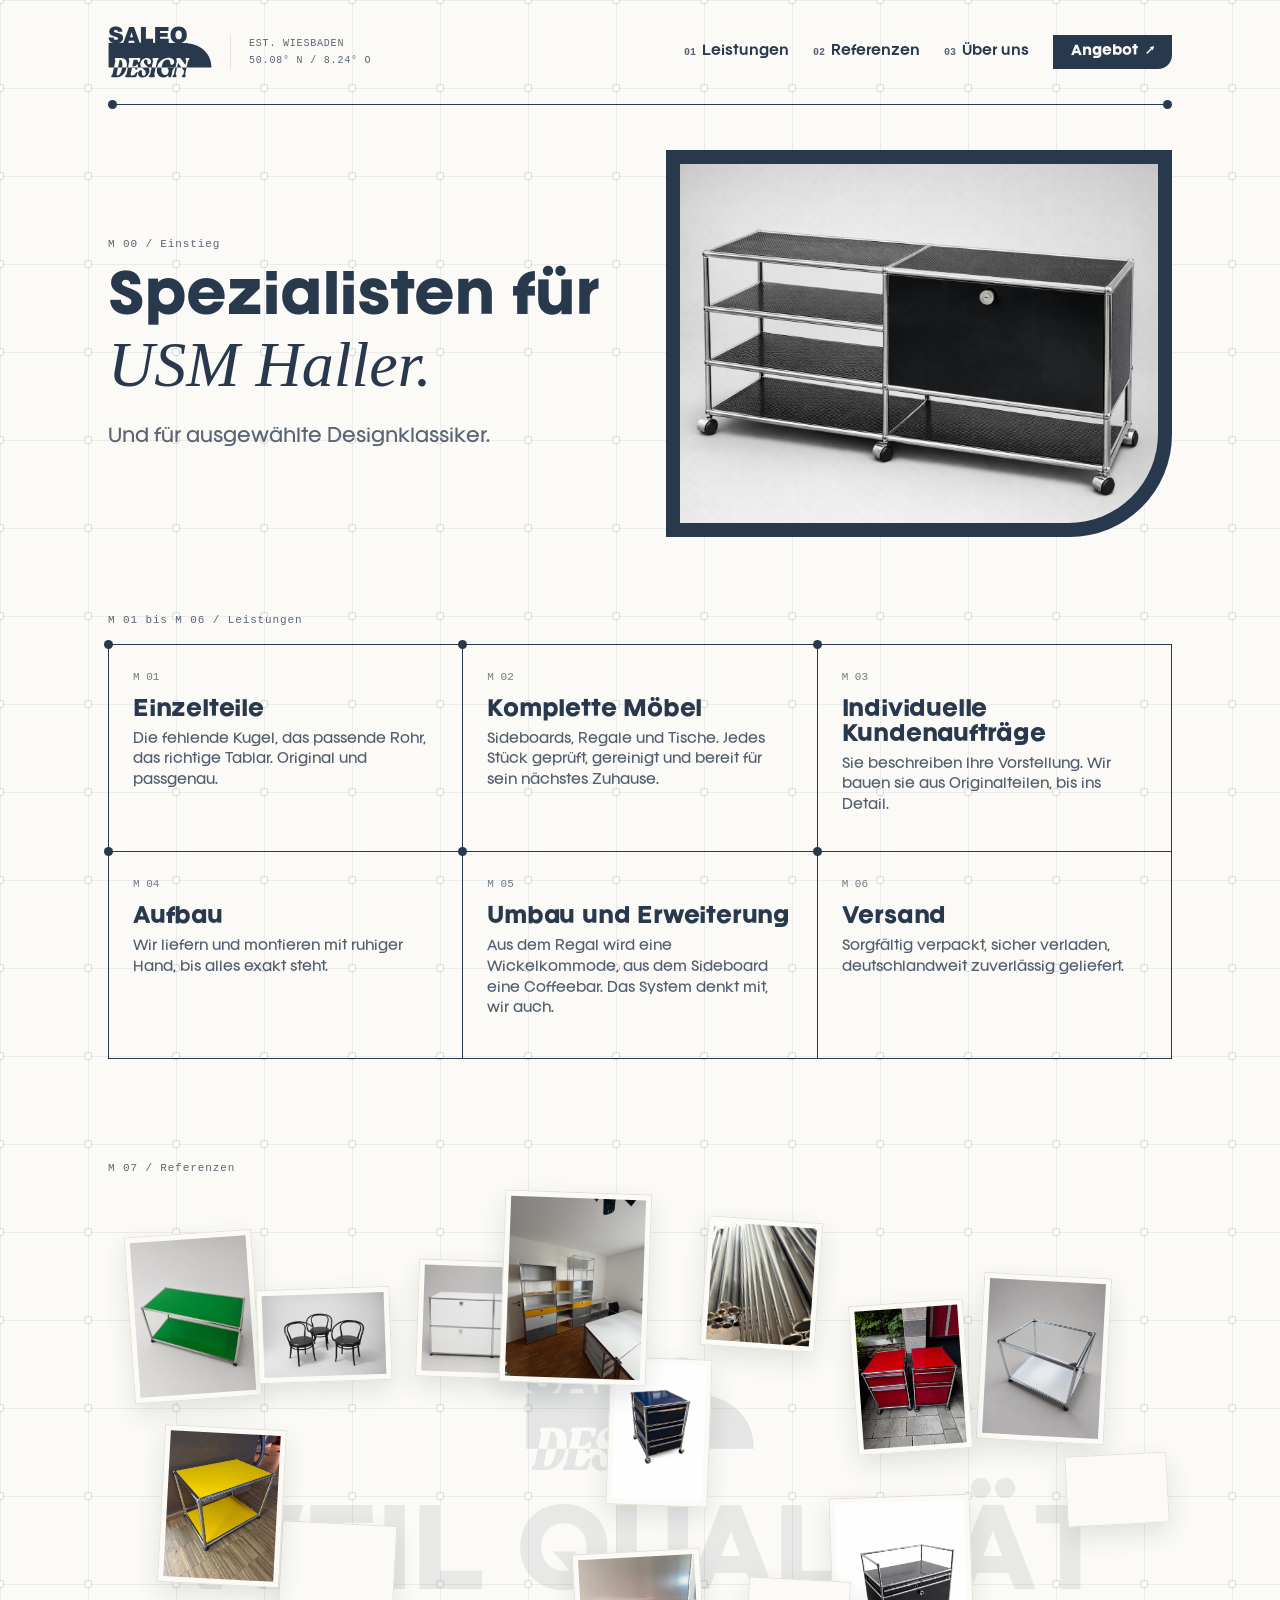
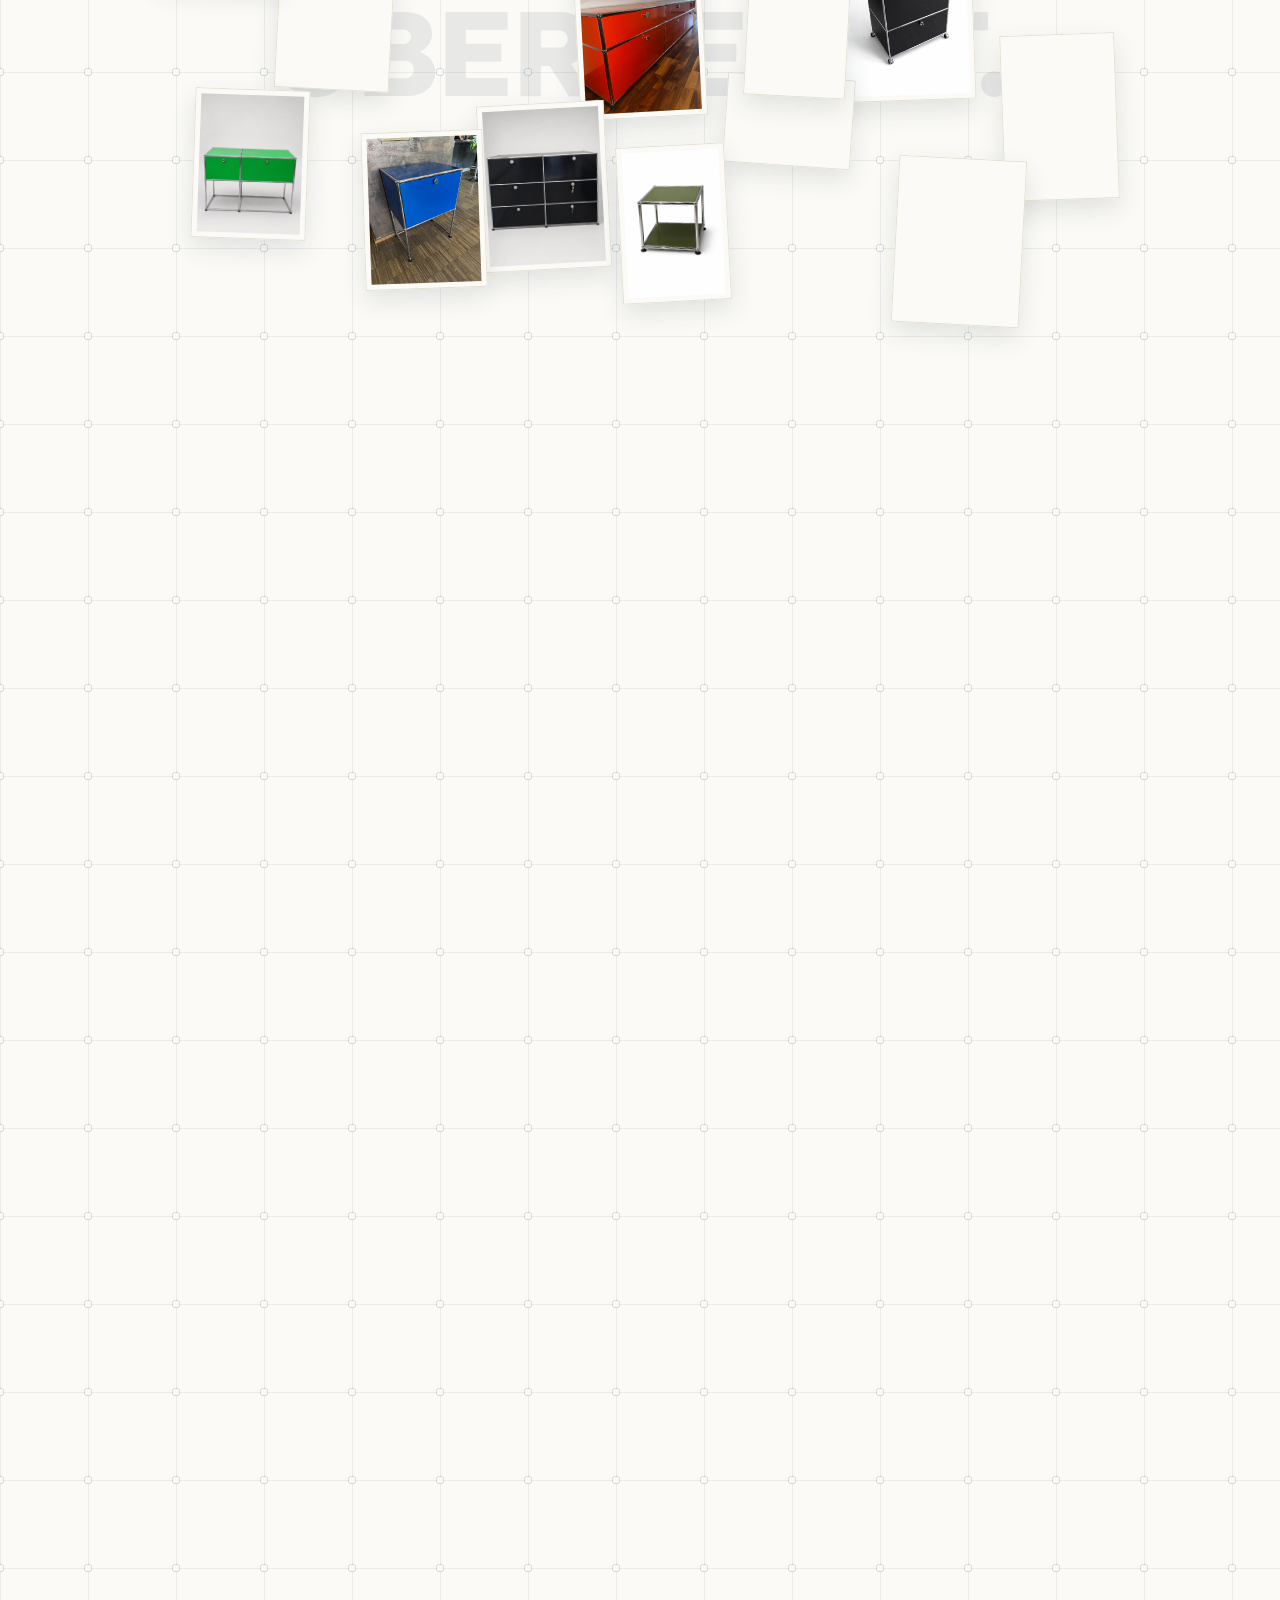
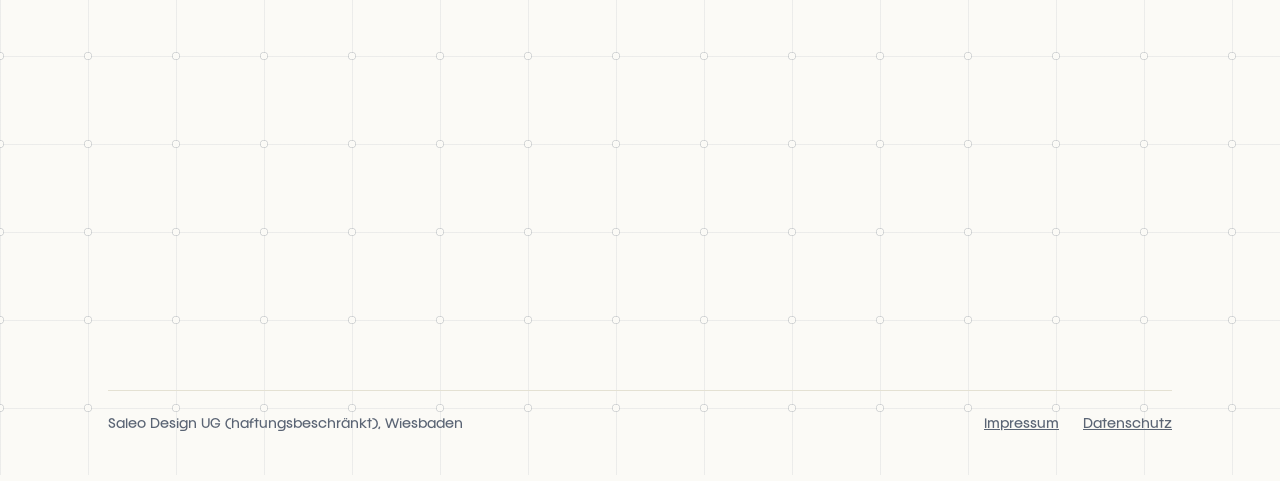
<file: index.html>
<!DOCTYPE html>
<html lang="de">
<head>
<meta charset="utf-8">
<meta name="viewport" content="width=device-width, initial-scale=1">
<title>Saleo Design | Spezialisten für USM Haller</title>
<meta name="description" content="Spezialisten für USM Haller und ausgewählte Designklassiker. Einzelteile, komplette Möbel, individuelle Kundenaufträge, Aufbau, Umbau und Versand aus Wiesbaden.">
<link rel="icon" type="image/svg+xml" href="favicon.svg">
<link rel="icon" type="image/png" href="favicon.png">
<link rel="canonical" href="https://saleo-design.de/">
<meta property="og:type" content="website">
<meta property="og:title" content="Saleo Design | Spezialisten für USM Haller">
<meta property="og:description" content="Spezialisten für USM Haller und ausgewählte Designklassiker. Einzelteile, komplette Möbel, individuelle Kundenaufträge, Aufbau, Umbau und Versand aus Wiesbaden.">
<meta property="og:url" content="https://saleo-design.de/">
<meta property="og:image" content="https://saleo-design.de/assets/images/foto-hero-sideboard-regal.jpg">
<meta property="og:locale" content="de_DE">
<link rel="stylesheet" href="assets/css/style.css">
<script type="application/ld+json">
{
  "@context": "https://schema.org",
  "@type": "FurnitureStore",
  "name": "Saleo Design",
  "legalName": "Saleo Design UG (haftungsbeschränkt)",
  "url": "https://saleo-design.de",
  "logo": "https://saleo-design.de/assets/images/logo.svg",
  "image": "https://saleo-design.de/assets/images/foto-hero-sideboard-regal.jpg",
  "description": "Spezialisten für USM Haller in Wiesbaden: Einzelteile, komplette Möbel, individuelle Konfigurationen aus Originalteilen, Aufbau, Umbau und Versand.",
  "email": "info@saleo-group.de",
  "telephone": "+4915569228599",
  "address": {
    "@type": "PostalAddress",
    "streetAddress": "Hohenstaufenstraße 3",
    "postalCode": "65189",
    "addressLocality": "Wiesbaden",
    "addressCountry": "DE"
  },
  "areaServed": "DE",
  "sameAs": ["https://www.kleinanzeigen.de/pro/saleo-group"]
}
</script>
<script>function loadScript(a){var b=document.getElementsByTagName("head")[0],c=document.createElement("script");c.type="text/javascript",c.src="https://tracker.metricool.com/resources/be.js",c.onreadystatechange=a,c.onload=a,b.appendChild(c)}loadScript(function(){beTracker.t({hash:"eccee738a480260bebb2e86650b6b13e"})});</script>
</head>
<body>
<div class="page">
  <div class="raster" aria-hidden="true"></div>
  <div class="wrap">
    <header class="site">
      <span class="dot" style="bottom:-5px;left:0"></span>
      <span class="dot" style="bottom:-5px;right:0"></span>
      <div class="brand">
        <img src="assets/images/logo.svg" alt="Saleo Design" width="754" height="378" decoding="async">
        <span class="mono ort">EST. WIESBADEN<br>50.08° N / 8.24° O</span>
      </div>
      <nav class="haupt">
        <a href="#leistungen"><span class="nr">01</span>Leistungen</a>
        <a href="#referenzen"><span class="nr">02</span>Referenzen</a>
        <a href="#ueber-uns"><span class="nr">03</span>Über uns</a>
        <a class="cta" href="#angebot">Angebot<span style="font-weight:400">↗</span></a>
      </nav>
    </header>
    <section class="hero">
      <div>
        <p class="mono kicker reveal">M 00 / Einstieg</p>
        <h1 class="reveal">Spezialisten für<br><em>USM Haller.</em></h1>
        <p class="unter reveal">Und für ausgewählte Designklassiker.</p>
      </div>
      <div class="hero-bild dark-bg reveal">
        <img src="assets/images/foto-hero-sideboard-regal.jpg" alt="USM Haller Sideboard in Schwarz" width="1536" height="1024" fetchpriority="high">
      </div>
    </section>
    <section id="leistungen" class="sektion">
      <p class="mono kicker reveal">M 01 bis M 06 / Leistungen</p>
      <div class="module">
        <div class="modul reveal">
          <span class="dot"></span>
          <span class="nr">M 01</span>
          <h3>Einzelteile</h3>
          <p>Die fehlende Kugel, das passende Rohr, das richtige Tablar. Original und passgenau.</p>
        </div>
        <div class="modul reveal">
          <span class="dot"></span>
          <span class="nr">M 02</span>
          <h3>Komplette Möbel</h3>
          <p>Sideboards, Regale und Tische. Jedes Stück geprüft, gereinigt und bereit für sein nächstes Zuhause.</p>
        </div>
        <div class="modul reveal">
          <span class="dot"></span>
          <span class="nr">M 03</span>
          <h3>Individuelle Kundenaufträge</h3>
          <p>Sie beschreiben Ihre Vorstellung. Wir bauen sie aus Originalteilen, bis ins Detail.</p>
        </div>
        <div class="modul reveal">
          <span class="dot"></span>
          <span class="nr">M 04</span>
          <h3>Aufbau</h3>
          <p>Wir liefern und montieren mit ruhiger Hand, bis alles exakt steht.</p>
        </div>
        <div class="modul reveal">
          <span class="dot"></span>
          <span class="nr">M 05</span>
          <h3>Umbau und Erweiterung</h3>
          <p>Aus dem Regal wird eine Wickelkommode, aus dem Sideboard eine Coffeebar. Das System denkt mit, wir auch.</p>
        </div>
        <div class="modul reveal">
          <span class="dot"></span>
          <span class="nr">M 06</span>
          <h3>Versand</h3>
          <p>Sorgfältig verpackt, sicher verladen, deutschlandweit zuverlässig geliefert.</p>
        </div>
      </div>
    </section>
    <section id="referenzen" class="sektion">
      <p class="mono kicker reveal">M 07 / Referenzen</p>
      <div class="feld">
        <div class="feld-hinter" aria-hidden="true">
          <img src="assets/images/logo.svg" alt="" width="754" height="378" loading="lazy" decoding="async">
          <span>Weil Qualität<br>überzeugt.</span>
        </div>
        <div class="karte" style="left:2%;top:6%;width:clamp(72px,10vw,140px)"><img src="assets/images/foto-tisch-gruen.jpg" alt="USM Haller Tisch in Grün" width="1086" height="1448" decoding="async" loading="lazy" style="transform:rotate(-4deg);animation:bob 5.2s ease-in-out infinite alternate"></div>
        <div class="karte" style="left:16%;top:48%;width:clamp(64px,9vw,124px)"><img src="assets/images/foto-rollcontainer-schwarz.jpg" alt="Rollcontainer Schwarz" width="1024" height="1536" decoding="async" loading="lazy" style="transform:rotate(3deg);animation:bob 6.1s ease-in-out .4s infinite alternate"></div>
        <div class="karte" style="left:29%;top:10%;width:clamp(84px,12vw,168px)"><img src="assets/images/foto-sideboard-weiss.jpg" alt="Sideboard Weiß" width="1448" height="1086" decoding="async" loading="lazy" style="transform:rotate(2deg);animation:bob 5.6s ease-in-out .9s infinite alternate"></div>
        <div class="karte" style="left:44%;top:52%;width:clamp(72px,10vw,140px)"><img src="assets/images/foto-sideboard-orange.jpg" alt="Sideboard Orange" width="1500" height="2000" decoding="async" loading="lazy" style="transform:rotate(-3deg);animation:bob 6.6s ease-in-out .2s infinite alternate"></div>
        <div class="karte" style="left:56%;top:4%;width:clamp(64px,9vw,124px)"><img src="assets/images/foto-rohre.jpg" alt="Chromrohre" width="864" height="992" decoding="async" loading="lazy" style="transform:rotate(4deg);animation:bob 5s ease-in-out 1.3s infinite alternate"></div>
        <div class="karte" style="left:68%;top:44%;width:clamp(76px,11vw,150px)"><img src="assets/images/foto-barwagen.jpg" alt="Barwagen Schwarz" width="1024" height="1536" decoding="async" loading="lazy" style="transform:rotate(-2deg);animation:bob 6.3s ease-in-out .7s infinite alternate"></div>
        <div class="karte" style="left:82%;top:12%;width:clamp(68px,10vw,132px)"><img src="assets/images/foto-glas-cube.jpg" alt="Beistelltisch mit Glasplatte" width="1085" height="1450" decoding="async" loading="lazy" style="transform:rotate(3deg);animation:bob 5.8s ease-in-out .5s infinite alternate"></div>
        <div class="karte" style="left:8%;top:72%;width:clamp(64px,9vw,120px)"><img src="assets/images/foto-konsole-gruen.jpg" alt="Konsole Grün" width="1086" height="1448" decoding="async" loading="lazy" style="transform:rotate(2deg);animation:bob 6.8s ease-in-out infinite alternate"></div>
        <div class="karte" style="left:35%;top:74%;width:clamp(68px,10vw,132px)"><img src="assets/images/foto-highboard-schwarz.jpg" alt="Highboard Schwarz" width="1086" height="1448" decoding="async" loading="lazy" style="transform:rotate(-3deg);animation:bob 5.4s ease-in-out 1s infinite alternate"></div>
        <div class="karte" style="left:58%;top:70%;width:clamp(72px,10vw,140px)"><img src="assets/images/foto-sofa.jpg" alt="USM Tablett auf Sofa" width="1600" height="1069" decoding="async" loading="lazy" style="transform:rotate(4deg);animation:bob 6s ease-in-out .3s infinite alternate"></div>
        <div class="karte" style="left:84%;top:64%;width:clamp(64px,9vw,124px)"><img src="assets/images/foto-kaffee.jpg" alt="Kaffee-Ecke mit USM" width="1069" height="1600" decoding="async" loading="lazy" style="transform:rotate(-2deg);animation:bob 5.7s ease-in-out .8s infinite alternate"></div>
        <div class="karte" style="left:47%;top:24%;width:clamp(60px,8vw,112px)"><img src="assets/images/foto-rollcontainer-blau.jpg" alt="Rollcontainer Blau" width="1024" height="1536" decoding="async" loading="lazy" style="transform:rotate(2deg);animation:bob 6.4s ease-in-out 1.1s infinite alternate"></div>
        <div class="karte" style="left:5%;top:34%;width:clamp(66px,9.5vw,128px)"><img src="assets/images/foto-tisch-gelb.jpg" alt="Beistelltisch Gelb" width="1500" height="2000" decoding="async" loading="lazy" style="transform:rotate(3deg);animation:bob 5.9s ease-in-out .6s infinite alternate"></div>
        <div class="karte" style="left:24%;top:78%;width:clamp(66px,9.5vw,128px)"><img src="assets/images/foto-highboard-blau.jpg" alt="Highboard Blau" width="1500" height="2000" decoding="async" loading="lazy" style="transform:rotate(-2deg);animation:bob 6.7s ease-in-out .2s infinite alternate"></div>
        <div class="karte" style="left:70%;top:16%;width:clamp(64px,9vw,120px)"><img src="assets/images/foto-rollcontainer-rot.jpg" alt="Rollcontainer Rot" width="1500" height="2000" decoding="async" loading="lazy" style="transform:rotate(-4deg);animation:bob 5.3s ease-in-out .9s infinite alternate"></div>
        <div class="karte" style="left:14%;top:14%;width:clamp(74px,10.5vw,146px)"><img src="assets/images/foto-stuehle.jpg" alt="Drei Stühle" width="1536" height="1024" decoding="async" loading="lazy" style="transform:rotate(-2deg);animation:bob 6.2s ease-in-out 1.4s infinite alternate"></div>
        <div class="karte" style="left:74%;top:82%;width:clamp(70px,10vw,138px)"><img src="assets/images/foto-transporter.jpg" alt="Versand im Transporter" width="1500" height="2000" decoding="async" loading="lazy" style="transform:rotate(3deg);animation:bob 5.5s ease-in-out .1s infinite alternate"></div>
        <div class="karte" style="left:48%;top:80%;width:clamp(60px,8.5vw,116px)"><img src="assets/images/foto-cube-oliv.jpg" alt="Beistelltisch Oliv" width="1024" height="1536" decoding="async" loading="lazy" style="transform:rotate(-3deg);animation:bob 6.9s ease-in-out .5s infinite alternate"></div>
        <div class="karte" style="left:37%;top:0%;width:clamp(80px,11.5vw,160px)"><img src="assets/images/foto-regalwand.jpg" alt="USM Regalwand Gelb Grau" width="1500" height="2000" decoding="async" loading="lazy" style="transform:rotate(2deg);animation:bob 6.1s ease-in-out .3s infinite alternate"></div>
        <div class="karte" style="left:90%;top:38%;width:clamp(58px,8vw,110px)"><img src="assets/images/foto-detail-gelb-1.jpg" alt="Detail Gelb perforiert" width="819" height="536" decoding="async" loading="lazy" style="transform:rotate(-3deg);animation:bob 5.6s ease-in-out .8s infinite alternate"></div>
        <div class="karte" style="left:60%;top:56%;width:clamp(58px,8vw,110px)"><img src="assets/images/foto-detail-gelb-2.jpg" alt="Regal-Detail Gelb" width="928" height="1090" decoding="async" loading="lazy" style="transform:rotate(3deg);animation:bob 6.5s ease-in-out 1.2s infinite alternate"></div>
      </div>
    </section>
    <section id="ueber-uns" class="sektion ueber">
      <div class="slide-rahmen reveal">
        <span class="dot" style="top:-5px;left:-5px"></span>
        <span class="dot" style="top:-5px;right:-5px"></span>
        <span class="dot" style="bottom:-5px;left:-5px"></span>
        <span class="dot" style="bottom:-5px;right:-5px"></span>
        <div class="slide-innen">
            <img src="assets/images/foto-sideboard-orange.jpg" alt="USM Haller Sideboard Orange" width="1500" height="2000" decoding="async" class="aktiv" loading="lazy">
            <img src="assets/images/foto-rollcontainer-rot.jpg" alt="USM Haller Rollcontainer Rot" width="1500" height="2000" decoding="async" loading="lazy">
            <img src="assets/images/foto-tisch-gelb.jpg" alt="USM Haller Tisch Gelb" width="1500" height="2000" decoding="async" loading="lazy">
            <img src="assets/images/foto-tisch-gruen.jpg" alt="USM Haller Tisch Grün" width="1086" height="1448" decoding="async" loading="lazy">
            <img src="assets/images/foto-highboard-blau.jpg" alt="USM Haller Highboard Blau" width="1500" height="2000" decoding="async" loading="lazy">
            <img src="assets/images/foto-cube-oliv.jpg" alt="USM Haller Beistelltisch Oliv" width="1024" height="1536" decoding="async" loading="lazy">
            <img src="assets/images/foto-glas-cube.jpg" alt="USM Haller Beistelltisch mit Glasplatte" width="1085" height="1450" decoding="async" loading="lazy">
            <img src="assets/images/foto-rollcontainer-blau.jpg" alt="USM Haller Rollcontainer Blau" width="1024" height="1536" decoding="async" loading="lazy">
            <img src="assets/images/foto-barwagen.jpg" alt="USM Haller Barwagen" width="1024" height="1536" decoding="async" loading="lazy">
            <img src="assets/images/foto-konsole-gruen.jpg" alt="USM Haller Konsole Grün" width="1086" height="1448" decoding="async" loading="lazy">
            <img src="assets/images/foto-sideboard-weiss.jpg" alt="USM Haller Sideboard Weiß" width="1448" height="1086" decoding="async" loading="lazy">
            <img src="assets/images/foto-highboard-schwarz.jpg" alt="USM Haller Highboard Schwarz" width="1086" height="1448" decoding="async" loading="lazy">
            <img src="assets/images/foto-regalwand.jpg" alt="USM Haller Regalwand" width="1500" height="2000" decoding="async" loading="lazy">
        </div>
      </div>
      <div>
        <p class="mono kicker reveal">M 08 / Über uns</p>
        <p class="gross reveal">Wir kennen das System in- und auswendig. Jede Kugel, jedes Rohr, jedes Maß.</p>
        <p class="flies reveal">Gutes Design verdient Präzision: Ob ein einzelnes fehlendes Teil oder ein komplettes Möbelstück nach Ihren Vorstellungen, wir setzen es mit Sorgfalt und Kreativität um. Daneben handeln wir mit ausgewählten Designklassikern.</p>
      </div>
    </section>
    <section id="faq" class="sektion faq">
      <p class="mono kicker reveal">M 08.1 / Häufige Fragen</p>
      <ul class="faq-liste">
        <li class="reveal">
          <h3>Kaufen Sie auch gebrauchte USM Haller Möbel an?</h3>
          <p class="flies">Ja. Wir kaufen gut erhaltene USM Haller Möbel und einzelne Teile an. Schreiben Sie uns einfach mit ein paar Fotos.</p>
        </li>
        <li class="reveal">
          <h3>Bekomme ich bei Ihnen einzelne Ersatzteile?</h3>
          <p class="flies">Ja. Kugeln, Rohre, Tablare, Seitenwände, Türen und Schubladen haben wir meist auf Lager, auch in selteneren Farben. Fragen Sie gern nach, wenn Sie etwas Bestimmtes suchen.</p>
        </li>
        <li class="reveal">
          <h3>Bauen Sie mein bestehendes USM Möbel um?</h3>
          <p class="flies">Ja. Wir erweitern, verkleinern oder bauen um, zum Beispiel aus einem Regal ein Sideboard. Bei Ihnen vor Ort in Wiesbaden und Umgebung oder bei uns.</p>
        </li>
        <li class="reveal">
          <h3>Liefern Sie auch außerhalb von Wiesbaden?</h3>
          <p class="flies">Ja, deutschlandweit. Kleine Teile verschicken wir per Paket, ganze Möbel liefern wir selbst oder mit einer Spedition.</p>
        </li>
      </ul>
    </section>
    <section id="angebot" class="angebot dark-bg reveal">
      <div style="max-width:520px">
        <p class="mono kicker" style="opacity:.7;color:#FBFAF6">M 09 / Angebot</p>
        <p class="titel">Unsere aktuellen Stücke finden Sie auf Kleinanzeigen.</p>
        <p class="kontakt">Oder direkt: <a href="mailto:info@saleo-group.de">info@saleo-group.de</a> · <a href="tel:+4915569228599">+49 155 69228599</a></p>
      </div>
      <a class="btn-hell light-bg" href="https://www.kleinanzeigen.de/pro/saleo-group" target="_blank" rel="noopener noreferrer">Unser Angebot auf Kleinanzeigen<span style="font-weight:400">↗</span></a>
    </section>
    <footer class="site">
      <span>Saleo Design UG (haftungsbeschränkt), Wiesbaden</span>
      <span style="display:flex;gap:24px"><a href="impressum.html">Impressum</a><a href="datenschutz.html">Datenschutz</a></span>
    </footer>
  </div>
</div>
<script src="assets/js/main.js"></script>
</body>
</html>
</file>
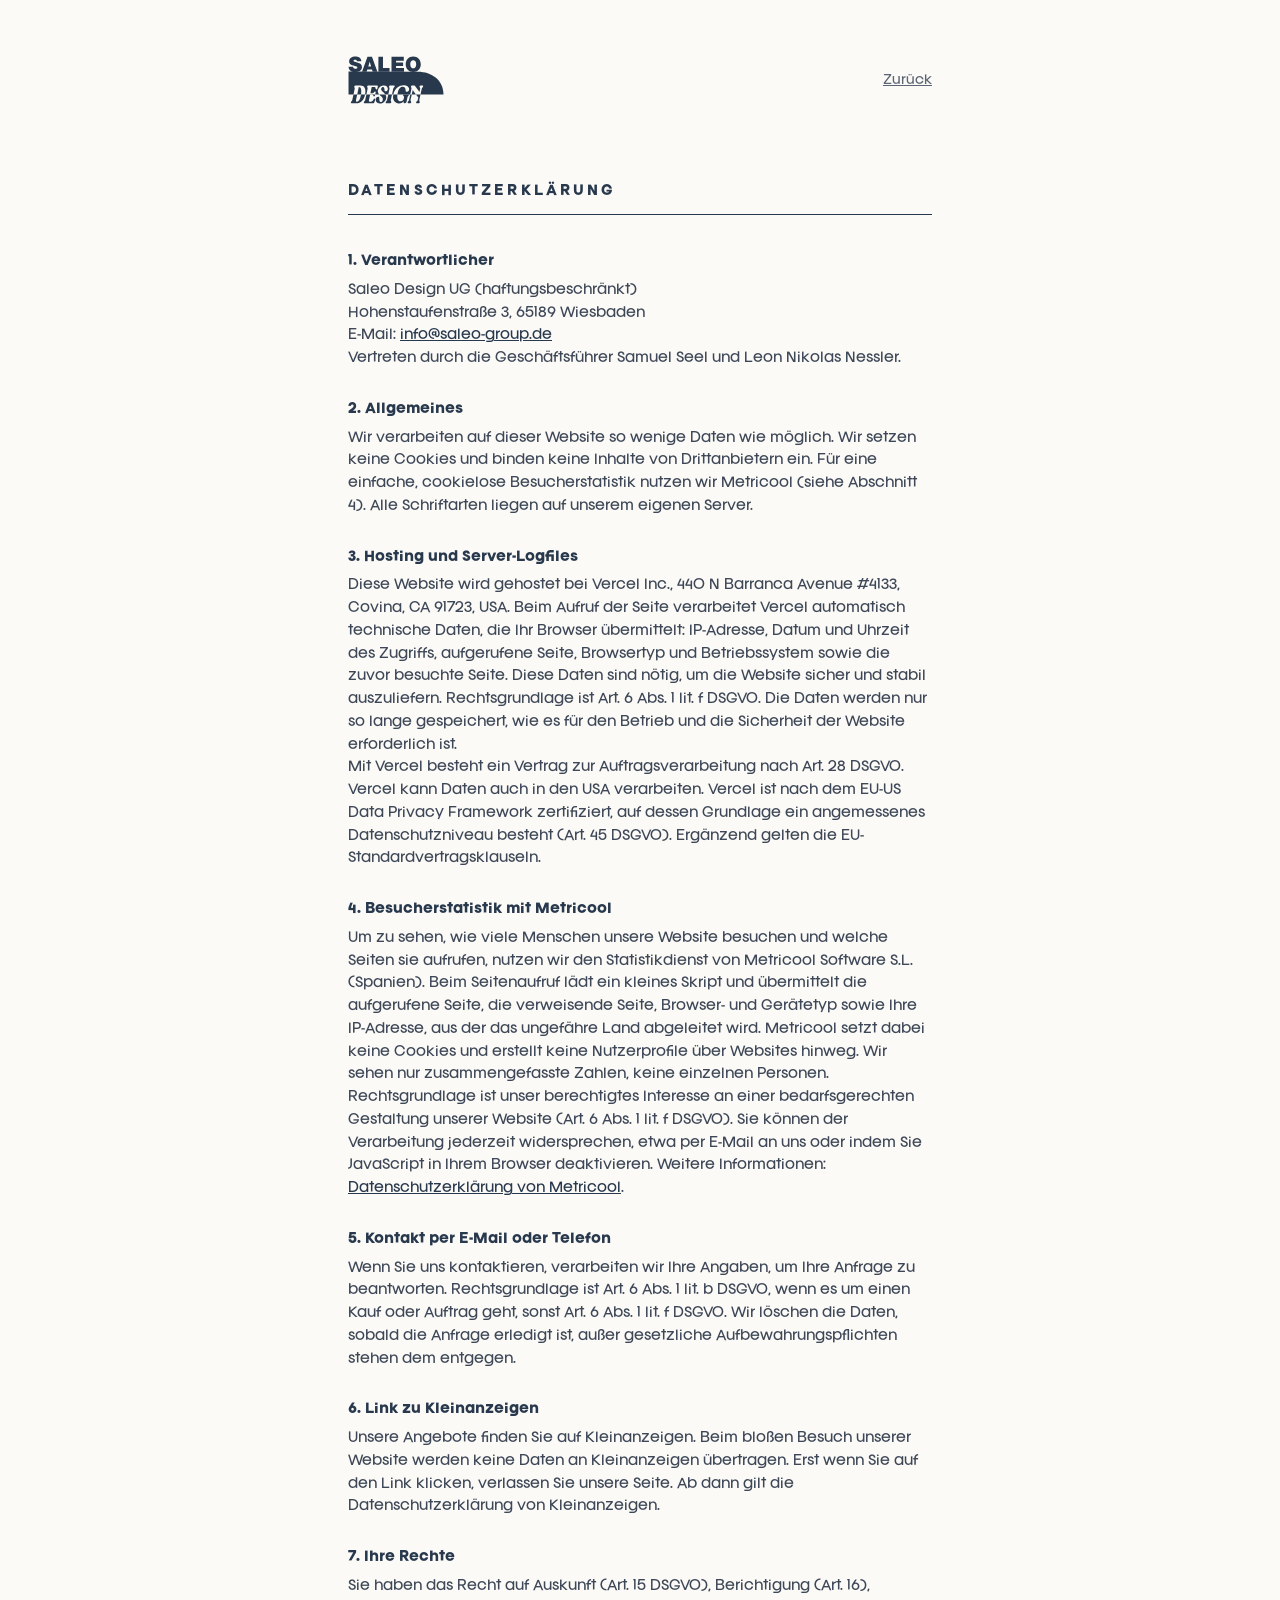
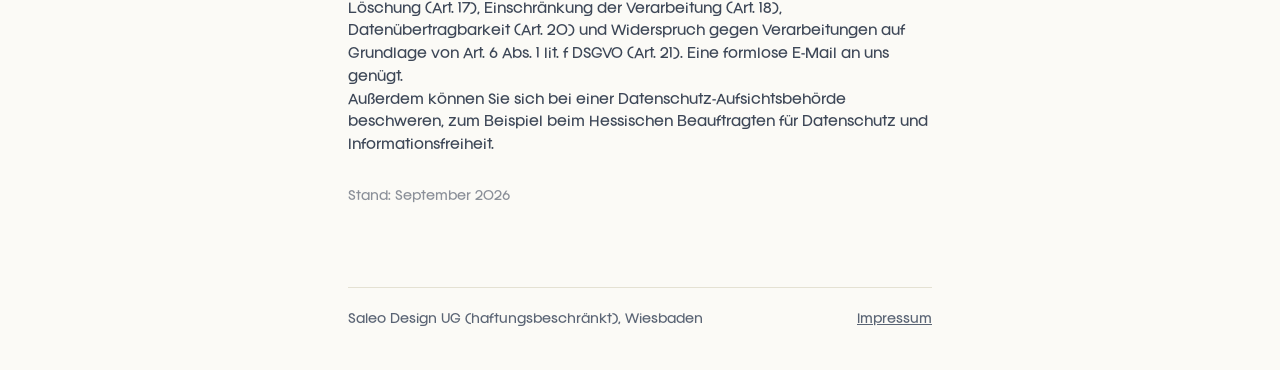
<file: datenschutz.html>
<!DOCTYPE html>
<html lang="de">
<head>
<meta charset="utf-8">
<meta name="viewport" content="width=device-width, initial-scale=1">
<title>Datenschutzerklärung | Saleo Design</title>
<meta name="description" content="Datenschutzerklärung der Saleo Design UG (haftungsbeschränkt): keine Cookies, kein Tracking, minimale Datenverarbeitung.">
<link rel="icon" type="image/svg+xml" href="favicon.svg">
<link rel="icon" type="image/png" href="favicon.png">
<link rel="canonical" href="https://saleo-design.de/datenschutz.html">
<meta property="og:type" content="website">
<meta property="og:title" content="Datenschutzerklärung | Saleo Design">
<meta property="og:description" content="Datenschutzerklärung der Saleo Design UG (haftungsbeschränkt): keine Cookies, kein Tracking, minimale Datenverarbeitung.">
<meta property="og:url" content="https://saleo-design.de/datenschutz.html">
<meta property="og:image" content="https://saleo-design.de/assets/images/foto-hero-sideboard-regal.jpg">
<meta property="og:locale" content="de_DE">
<link rel="stylesheet" href="assets/css/style.css">
<script>function loadScript(a){var b=document.getElementsByTagName("head")[0],c=document.createElement("script");c.type="text/javascript",c.src="https://tracker.metricool.com/resources/be.js",c.onreadystatechange=a,c.onload=a,b.appendChild(c)}loadScript(function(){beTracker.t({hash:"eccee738a480260bebb2e86650b6b13e"})});</script>
</head>
<body>
<div class="recht">
  <header>
    <a href="index.html"><img src="assets/images/logo.svg" alt="Saleo Design"></a>
    <a class="zurueck" href="index.html">Zurück</a>
  </header>
  <h1>Datenschutzerklärung</h1>
  <div class="inhalt">
    <div><h2>1. Verantwortlicher</h2><p>Saleo Design UG (haftungsbeschränkt)<br>Hohenstaufenstraße 3, 65189 Wiesbaden<br>E-Mail: <a href="mailto:info@saleo-group.de">info@saleo-group.de</a><br>Vertreten durch die Geschäftsführer Samuel Seel und Leon Nikolas Nessler.</p></div>
    <div><h2>2. Allgemeines</h2><p>Wir verarbeiten auf dieser Website so wenige Daten wie möglich. Wir setzen keine Cookies und binden keine Inhalte von Drittanbietern ein. Für eine einfache, cookielose Besucherstatistik nutzen wir Metricool (siehe Abschnitt 4). Alle Schriftarten liegen auf unserem eigenen Server.</p></div>
    <div><h2>3. Hosting und Server-Logfiles</h2><p>Diese Website wird gehostet bei Vercel Inc., 440 N Barranca Avenue #4133, Covina, CA 91723, USA. Beim Aufruf der Seite verarbeitet Vercel automatisch technische Daten, die Ihr Browser übermittelt: IP-Adresse, Datum und Uhrzeit des Zugriffs, aufgerufene Seite, Browsertyp und Betriebssystem sowie die zuvor besuchte Seite. Diese Daten sind nötig, um die Website sicher und stabil auszuliefern. Rechtsgrundlage ist Art. 6 Abs. 1 lit. f DSGVO. Die Daten werden nur so lange gespeichert, wie es für den Betrieb und die Sicherheit der Website erforderlich ist.<br>Mit Vercel besteht ein Vertrag zur Auftragsverarbeitung nach Art. 28 DSGVO. Vercel kann Daten auch in den USA verarbeiten. Vercel ist nach dem EU-US Data Privacy Framework zertifiziert, auf dessen Grundlage ein angemessenes Datenschutzniveau besteht (Art. 45 DSGVO). Ergänzend gelten die EU-Standardvertragsklauseln.</p></div>
    <div><h2>4. Besucherstatistik mit Metricool</h2><p>Um zu sehen, wie viele Menschen unsere Website besuchen und welche Seiten sie aufrufen, nutzen wir den Statistikdienst von Metricool Software S.L. (Spanien). Beim Seitenaufruf lädt ein kleines Skript und übermittelt die aufgerufene Seite, die verweisende Seite, Browser- und Gerätetyp sowie Ihre IP-Adresse, aus der das ungefähre Land abgeleitet wird. Metricool setzt dabei keine Cookies und erstellt keine Nutzerprofile über Websites hinweg. Wir sehen nur zusammengefasste Zahlen, keine einzelnen Personen. Rechtsgrundlage ist unser berechtigtes Interesse an einer bedarfsgerechten Gestaltung unserer Website (Art. 6 Abs. 1 lit. f DSGVO). Sie können der Verarbeitung jederzeit widersprechen, etwa per E-Mail an uns oder indem Sie JavaScript in Ihrem Browser deaktivieren. Weitere Informationen: <a href="https://metricool.com/de/datenschutzerklaerung/" rel="noopener">Datenschutzerklärung von Metricool</a>.</p></div>
    <div><h2>5. Kontakt per E-Mail oder Telefon</h2><p>Wenn Sie uns kontaktieren, verarbeiten wir Ihre Angaben, um Ihre Anfrage zu beantworten. Rechtsgrundlage ist Art. 6 Abs. 1 lit. b DSGVO, wenn es um einen Kauf oder Auftrag geht, sonst Art. 6 Abs. 1 lit. f DSGVO. Wir löschen die Daten, sobald die Anfrage erledigt ist, außer gesetzliche Aufbewahrungspflichten stehen dem entgegen.</p></div>
    <div><h2>6. Link zu Kleinanzeigen</h2><p>Unsere Angebote finden Sie auf Kleinanzeigen. Beim bloßen Besuch unserer Website werden keine Daten an Kleinanzeigen übertragen. Erst wenn Sie auf den Link klicken, verlassen Sie unsere Seite. Ab dann gilt die Datenschutzerklärung von Kleinanzeigen.</p></div>
    <div><h2>7. Ihre Rechte</h2><p>Sie haben das Recht auf Auskunft (Art. 15 DSGVO), Berichtigung (Art. 16), Löschung (Art. 17), Einschränkung der Verarbeitung (Art. 18), Datenübertragbarkeit (Art. 20) und Widerspruch gegen Verarbeitungen auf Grundlage von Art. 6 Abs. 1 lit. f DSGVO (Art. 21). Eine formlose E-Mail an uns genügt.<br>Außerdem können Sie sich bei einer Datenschutz-Aufsichtsbehörde beschweren, zum Beispiel beim Hessischen Beauftragten für Datenschutz und Informationsfreiheit.</p></div>
    <p class="stand">Stand: September 2026</p>
  </div>
  <footer>
    <span>Saleo Design UG (haftungsbeschränkt), Wiesbaden</span>
    <a href="impressum.html">Impressum</a>
  </footer>
</div>
</body>
</html>
</file>
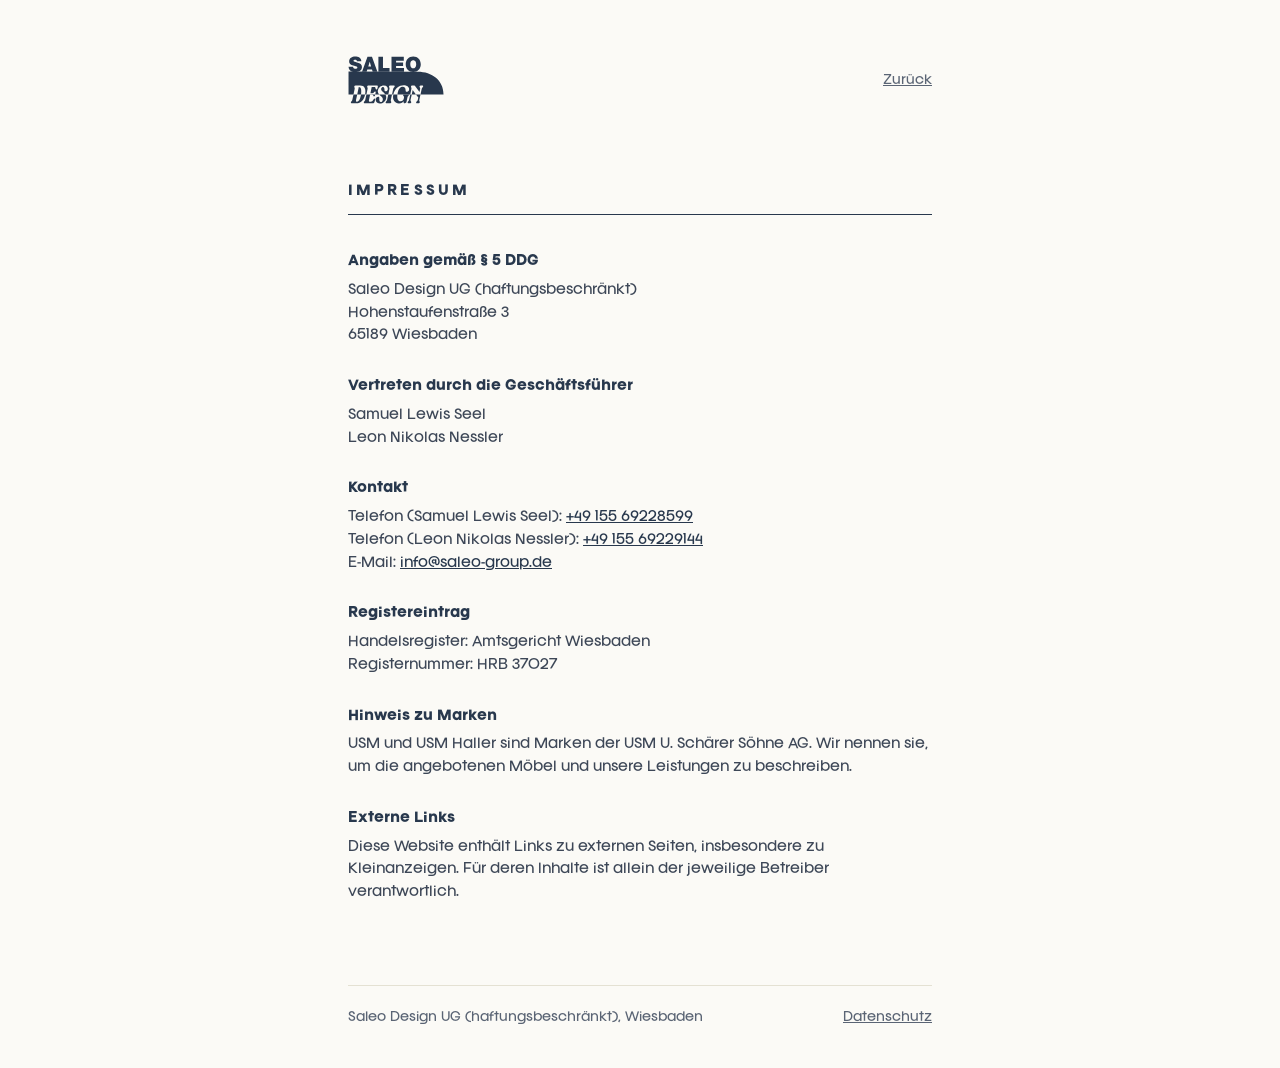
<file: impressum.html>
<!DOCTYPE html>
<html lang="de">
<head>
<meta charset="utf-8">
<meta name="viewport" content="width=device-width, initial-scale=1">
<title>Impressum | Saleo Design</title>
<meta name="description" content="Impressum der Saleo Design UG (haftungsbeschränkt), Wiesbaden.">
<link rel="icon" type="image/svg+xml" href="favicon.svg">
<link rel="icon" type="image/png" href="favicon.png">
<link rel="canonical" href="https://saleo-design.de/impressum.html">
<meta property="og:type" content="website">
<meta property="og:title" content="Impressum | Saleo Design">
<meta property="og:description" content="Impressum der Saleo Design UG (haftungsbeschränkt), Wiesbaden.">
<meta property="og:url" content="https://saleo-design.de/impressum.html">
<meta property="og:image" content="https://saleo-design.de/assets/images/foto-hero-sideboard-regal.jpg">
<meta property="og:locale" content="de_DE">
<link rel="stylesheet" href="assets/css/style.css">
<script>function loadScript(a){var b=document.getElementsByTagName("head")[0],c=document.createElement("script");c.type="text/javascript",c.src="https://tracker.metricool.com/resources/be.js",c.onreadystatechange=a,c.onload=a,b.appendChild(c)}loadScript(function(){beTracker.t({hash:"eccee738a480260bebb2e86650b6b13e"})});</script>
</head>
<body>
<div class="recht">
  <header>
    <a href="index.html"><img src="assets/images/logo.svg" alt="Saleo Design"></a>
    <a class="zurueck" href="index.html">Zurück</a>
  </header>
  <h1>Impressum</h1>
  <div class="inhalt">
    <div><h2>Angaben gemäß § 5 DDG</h2><p>Saleo Design UG (haftungsbeschränkt)<br>Hohenstaufenstraße 3<br>65189 Wiesbaden</p></div>
    <div><h2>Vertreten durch die Geschäftsführer</h2><p>Samuel Lewis Seel<br>Leon Nikolas Nessler</p></div>
    <div><h2>Kontakt</h2><p>Telefon (Samuel Lewis Seel): <a href="tel:+4915569228599">+49 155 69228599</a><br>Telefon (Leon Nikolas Nessler): <a href="tel:+4915569229144">+49 155 69229144</a><br>E-Mail: <a href="mailto:info@saleo-group.de">info@saleo-group.de</a></p></div>
    <div><h2>Registereintrag</h2><p>Handelsregister: Amtsgericht Wiesbaden<br>Registernummer: HRB 37027</p></div>
    <!-- USt-IdNr. hier einfügen, sobald vorhanden -->
    <div><h2>Hinweis zu Marken</h2><p>USM und USM Haller sind Marken der USM U. Schärer Söhne AG. Wir nennen sie, um die angebotenen Möbel und unsere Leistungen zu beschreiben.</p></div>
    <div><h2>Externe Links</h2><p>Diese Website enthält Links zu externen Seiten, insbesondere zu Kleinanzeigen. Für deren Inhalte ist allein der jeweilige Betreiber verantwortlich.</p></div>
  </div>
  <footer>
    <span>Saleo Design UG (haftungsbeschränkt), Wiesbaden</span>
    <a href="datenschutz.html">Datenschutz</a>
  </footer>
</div>
</body>
</html>
</file>
<file: assets/css/style.css>
/* Saleo Design – statische Website */
@font-face{font-family:'Franie';src:url('../fonts/Franie-Regular.woff2') format('woff2');font-weight:400;font-display:swap}
@font-face{font-family:'Franie';src:url('../fonts/Franie-SemiBold.woff2') format('woff2');font-weight:600;font-display:swap}
@font-face{font-family:'Franie';src:url('../fonts/Franie-Bold.woff2') format('woff2');font-weight:700;font-display:swap}
*{box-sizing:border-box}
img{max-width:100%;height:auto}
body{margin:0;background:#FBFAF6;color:#28384D;font-family:'Franie','Helvetica Neue',Helvetica,Arial,sans-serif;-webkit-font-smoothing:antialiased}
a{color:#28384D}
a:hover{opacity:.65}
::selection{background:#28384D;color:#FBFAF6}
img{background:#F1EFE5}
img.img-error{opacity:0}
.img-frame-error{background:#F1EFE5}
@keyframes bob{from{translate:0 -7px}to{translate:0 7px}}
@media (pointer:fine){
  body{cursor:url("data:image/svg+xml,%3Csvg xmlns='http://www.w3.org/2000/svg' width='16' height='16'%3E%3Ccircle cx='8' cy='8' r='5.5' fill='%2328384D'/%3E%3C/svg%3E") 8 8, auto}
  a,button{cursor:url("data:image/svg+xml,%3Csvg xmlns='http://www.w3.org/2000/svg' width='22' height='22'%3E%3Ccircle cx='11' cy='11' r='8.5' fill='none' stroke='%2328384D' stroke-width='2'/%3E%3C/svg%3E") 11 11, pointer}
  .dark-bg,.modul:hover{cursor:url("data:image/svg+xml,%3Csvg xmlns='http://www.w3.org/2000/svg' width='16' height='16'%3E%3Ccircle cx='8' cy='8' r='5.5' fill='%23FBFAF6'/%3E%3C/svg%3E") 8 8, auto}
  .dark-bg a{cursor:url("data:image/svg+xml,%3Csvg xmlns='http://www.w3.org/2000/svg' width='22' height='22'%3E%3Ccircle cx='11' cy='11' r='8.5' fill='none' stroke='%23FBFAF6' stroke-width='2'/%3E%3C/svg%3E") 11 11, pointer}
  .dark-bg a.light-bg{cursor:url("data:image/svg+xml,%3Csvg xmlns='http://www.w3.org/2000/svg' width='22' height='22'%3E%3Ccircle cx='11' cy='11' r='8.5' fill='none' stroke='%2328384D' stroke-width='2'/%3E%3C/svg%3E") 11 11, pointer}
}
.page{position:relative;min-height:100vh;overflow:hidden}
.raster{position:absolute;inset:0;pointer-events:none;background-image:radial-gradient(circle,#FBFAF6 3px,transparent 3px),radial-gradient(circle,transparent 3px,rgba(40,56,77,.16) 3px,rgba(40,56,77,.16) 4px,transparent 4.5px),linear-gradient(to right,rgba(40,56,77,.07) 1px,transparent 1px),linear-gradient(to bottom,rgba(40,56,77,.07) 1px,transparent 1px);background-size:88px 88px;background-position:-44px -44px,-44px -44px,0 0,0 0}
.wrap{position:relative;max-width:1160px;margin:0 auto;padding:0 clamp(20px,4vw,48px)}
.mono{font-family:ui-monospace,Menlo,Consolas,monospace;letter-spacing:.08em;color:#5A6474}
.kicker{margin:0 0 18px;font-size:11px}
.dot{position:absolute;width:9px;height:9px;border-radius:50%;background:#28384D}
header.site{position:relative;display:flex;align-items:center;justify-content:space-between;gap:16px;padding:26px 0;border-bottom:1px solid #28384D}
.brand{display:flex;align-items:center;gap:18px}
.brand img{width:104px;height:auto;background:none}
.brand .ort{font-size:10px;border-left:1px solid #E4E1D3;padding-left:18px;line-height:1.7}
nav.haupt{display:flex;flex-wrap:wrap;align-items:center;gap:8px 24px;justify-content:flex-end}
nav.haupt a{font-size:13px;font-weight:600;text-decoration:none;display:inline-flex;align-items:baseline;gap:6px}
nav.haupt a .nr{font-family:ui-monospace,Menlo,Consolas,monospace;font-size:10px;color:#5A6474}
nav.haupt a.cta{align-items:center;gap:8px;font-weight:700;background:#28384D;color:#FBFAF6;padding:9px 18px;border-radius:0 0 14px 0;transition:border-radius .3s}
nav.haupt a.cta:hover{border-radius:14px;opacity:1}
.hero{display:grid;grid-template-columns:repeat(auto-fit,minmax(300px,1fr));gap:clamp(28px,4vw,56px);align-items:center;padding:clamp(28px,3.5vw,52px) 0 clamp(44px,6vw,80px)}
.hero h1{margin:0;font-weight:700;font-size:clamp(30px,4.2vw,56px);line-height:1.12;letter-spacing:-.02em}
.hero h1 em{font-family:Georgia,'Times New Roman',serif;font-style:italic;font-weight:400;font-size:clamp(34px,5vw,68px);letter-spacing:0}
.hero .unter{margin:26px 0 0;font-size:clamp(15px,1.6vw,18px);color:#5A6474}
.hero-bild{background:#28384D;border-radius:0 0 clamp(48px,8vw,110px) 0;padding:14px}
.hero-bild img{display:block;width:100%;aspect-ratio:4/3;object-fit:cover;border-radius:0 0 clamp(38px,7vw,96px) 0}
.sektion{scroll-margin-top:24px;padding-bottom:clamp(56px,8vw,110px)}
.module{display:grid;grid-template-columns:repeat(auto-fit,minmax(max(240px,30%),1fr));grid-auto-rows:1fr;border-top:1px solid #28384D;border-left:1px solid #28384D}
.modul{position:relative;border-right:1px solid #28384D;border-bottom:1px solid #28384D;padding:26px 24px 34px;transition:background .3s,color .3s}
.modul:hover{background:#28384D;color:#FBFAF6}
.modul .dot{top:-5px;left:-5px}
.modul .nr{display:block;font-family:ui-monospace,Menlo,Consolas,monospace;font-size:11px;opacity:.65;margin-bottom:14px}
.modul h3{margin:0 0 8px;font-size:21px;font-weight:700;letter-spacing:-.01em}
.modul p{margin:0;font-size:13px;line-height:1.6;opacity:.8}
.feld{position:relative;height:clamp(420px,54vw,700px)}
.feld-hinter{position:absolute;inset:0;display:flex;flex-direction:column;align-items:center;justify-content:center;gap:clamp(16px,3vw,32px);pointer-events:none;z-index:0}
.feld-hinter img{width:clamp(120px,18vw,260px);height:auto;opacity:.1;background:none}
.feld-hinter span{font-weight:700;font-size:clamp(40px,8.2vw,124px);line-height:1.02;letter-spacing:-.02em;text-transform:uppercase;color:rgba(40,56,77,.09);text-align:center;user-select:none}
.karte{position:absolute;transition:translate .5s cubic-bezier(.22,1,.36,1)}
.karte img{display:block;width:100%;border:1px solid #E4E1D3;background:#FBFAF6;padding:5px;box-shadow:0 10px 24px rgba(40,56,77,.12)}
.ueber{display:grid;grid-template-columns:repeat(auto-fit,minmax(280px,1fr));gap:clamp(28px,4vw,56px);align-items:center}
.slide-rahmen{border:1px solid #28384D;aspect-ratio:1/1;position:relative;padding:10px;background:#FBFAF6}
.slide-innen{position:relative;width:100%;height:100%;overflow:hidden}
.slide-innen img{position:absolute;inset:0;width:100%;height:100%;object-fit:cover;opacity:0;transition:opacity .6s ease}
.slide-innen img.aktiv{opacity:1}
.ueber .gross{margin:0;font-weight:600;font-size:clamp(19px,2.2vw,25px);line-height:1.45;letter-spacing:-.01em}
.ueber .flies,.faq .flies{margin:20px 0 0;font-size:14px;line-height:1.7;color:#5A6474;max-width:480px}
.faq-liste{list-style:none;margin:0;padding:0;display:grid;grid-template-columns:repeat(auto-fit,minmax(280px,1fr));gap:clamp(28px,4vw,56px)}
.faq-liste h3{margin:0;font-size:15px;font-weight:600;letter-spacing:-.01em}
.faq .flies{margin-top:8px}
.angebot{background:#28384D;color:#FBFAF6;border-radius:0 0 clamp(48px,8vw,110px) 0;padding:clamp(40px,6vw,72px) clamp(28px,5vw,64px);display:flex;flex-wrap:wrap;gap:28px;align-items:center;justify-content:space-between;margin-bottom:clamp(56px,8vw,100px)}
.angebot .titel{margin:0;font-size:clamp(22px,2.8vw,32px);font-weight:700;letter-spacing:-.01em;line-height:1.25}
.angebot .kontakt{margin:18px 0 0;font-size:13px;opacity:.85}
.angebot .kontakt a{color:#FBFAF6}
.btn-hell{display:inline-flex;align-items:center;gap:12px;background:#FBFAF6;color:#28384D;text-decoration:none;font-size:15px;font-weight:700;padding:18px 34px;border-radius:0 0 26px 0;transition:border-radius .35s}
.btn-hell:hover{border-radius:26px;opacity:1}
footer.site{border-top:1px solid #E4E1D3;padding:26px 0 44px;display:flex;flex-wrap:wrap;gap:12px 28px;justify-content:space-between;font-size:12px;color:#5A6474}
footer.site a{color:#5A6474}
.reveal{opacity:0;transform:translateY(28px)}
.reveal.sichtbar{opacity:1;transform:none;transition:opacity 1s cubic-bezier(.22,1,.36,1),transform 1s cubic-bezier(.22,1,.36,1)}
@media (prefers-reduced-motion:reduce){.reveal{opacity:1;transform:none}.karte img{animation:none!important}}
/* Unterseiten */
.recht{max-width:680px;margin:0 auto;padding:0 clamp(20px,5vw,48px)}
.recht header{display:flex;align-items:center;justify-content:space-between;padding:clamp(32px,5vw,56px) 0 0}
.recht header img{width:96px;height:auto;display:block;background:none}
.recht header a.zurueck{font-size:12px;color:#5A6474}
.recht h1{margin:clamp(48px,8vw,80px) 0 0;font-size:13px;font-weight:700;letter-spacing:.24em;text-transform:uppercase;border-bottom:1px solid #28384D;padding-bottom:14px}
.recht .inhalt{font-size:13px;line-height:1.75;color:#3D4757;display:flex;flex-direction:column;gap:28px;padding:36px 0 0}
.recht .inhalt h2{margin:0 0 6px;font-size:13px;font-weight:700;color:#28384D}
.recht .inhalt p{margin:0}
.recht footer{border-top:1px solid #E4E1D3;margin-top:clamp(48px,8vw,80px);padding:24px 0 44px;display:flex;flex-wrap:wrap;gap:12px 28px;justify-content:space-between;font-size:12px;color:#5A6474}
.recht footer a{color:#5A6474}
.stand{font-size:12px;color:#8A8F98}
</file>
